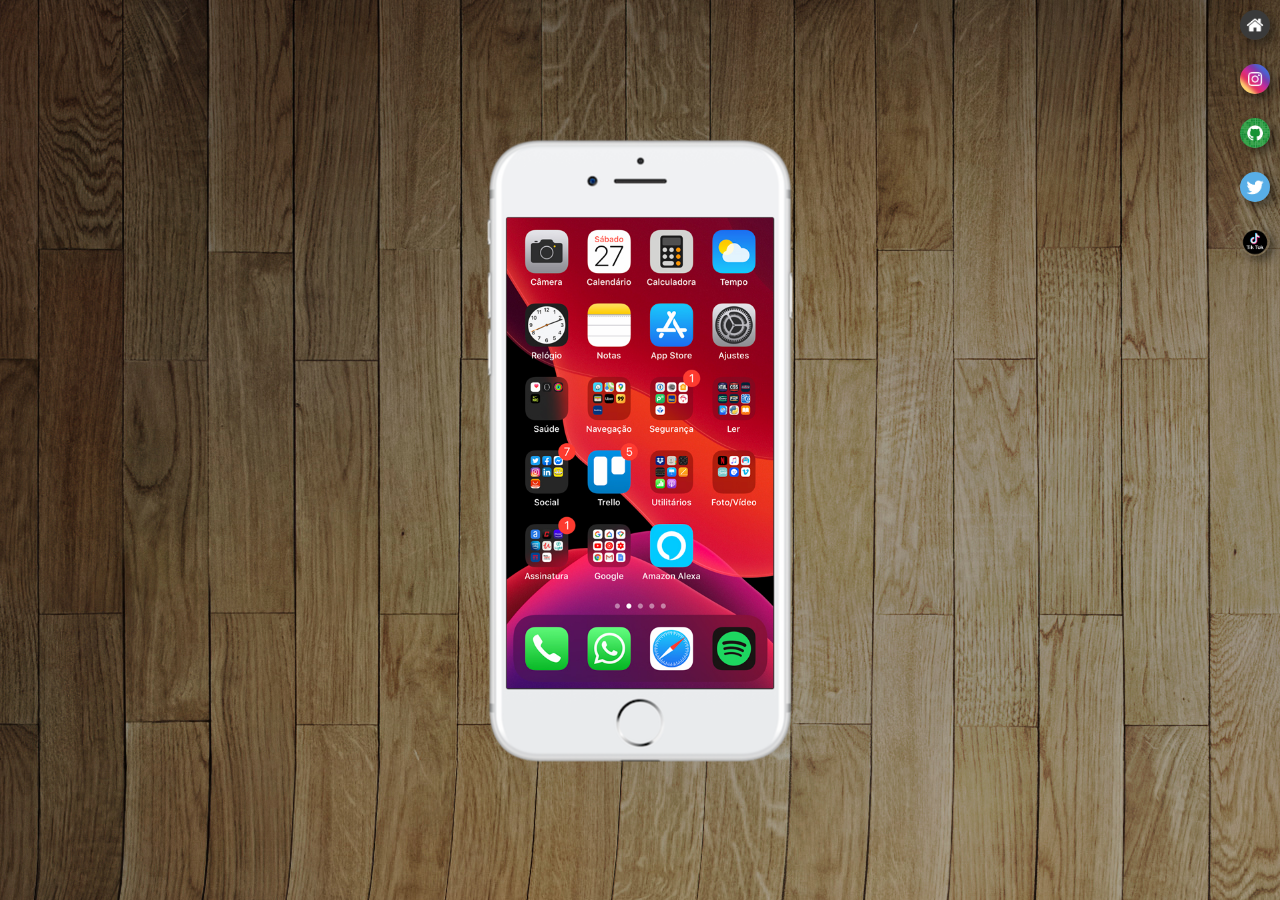
<file: index.html>
<!DOCTYPE html>
<html lang="pt-br">
<head>
    <meta charset="UTF-8">
    <meta http-equiv="X-UA-Compatible" content="IE=edge">
    <meta name="viewport" content="width=device-width, initial-scale=1.0">
    <title>Redes Sociais</title>
    <link rel="stylesheet" href="style.css">
    <link rel="shortcut icon" href="favicon.ico" type="image/x-icon">
</head>
<body>
   <main>
    <section id="telefone">
        <iframe name="tela" id="tela" src="home.html" frameborder="0">
            Seu navegador não é compatível com isso.
        </iframe>
    </section>
    <section id="redes-sociais">
        <nav>
            <a href="home.html" target="tela"><img src="imagens/logo-home.jpg"></a>
            <a href="instagram.html" target="tela"><img src="imagens/logo-instagram.jpg"></a>
            <a href="github.html" target="tela"><img src="imagens/logo-github.jpg"></a>
            <a href="twitter.html" target="tela"><img src="imagens/logo-twitter.jpg"></a>
            <a href="tiktok.html" target="tela"><img src="imagens/tiktok-logo.png"></a>
        </nav>
    </section>
   </main>
</body>
</html>
</file>
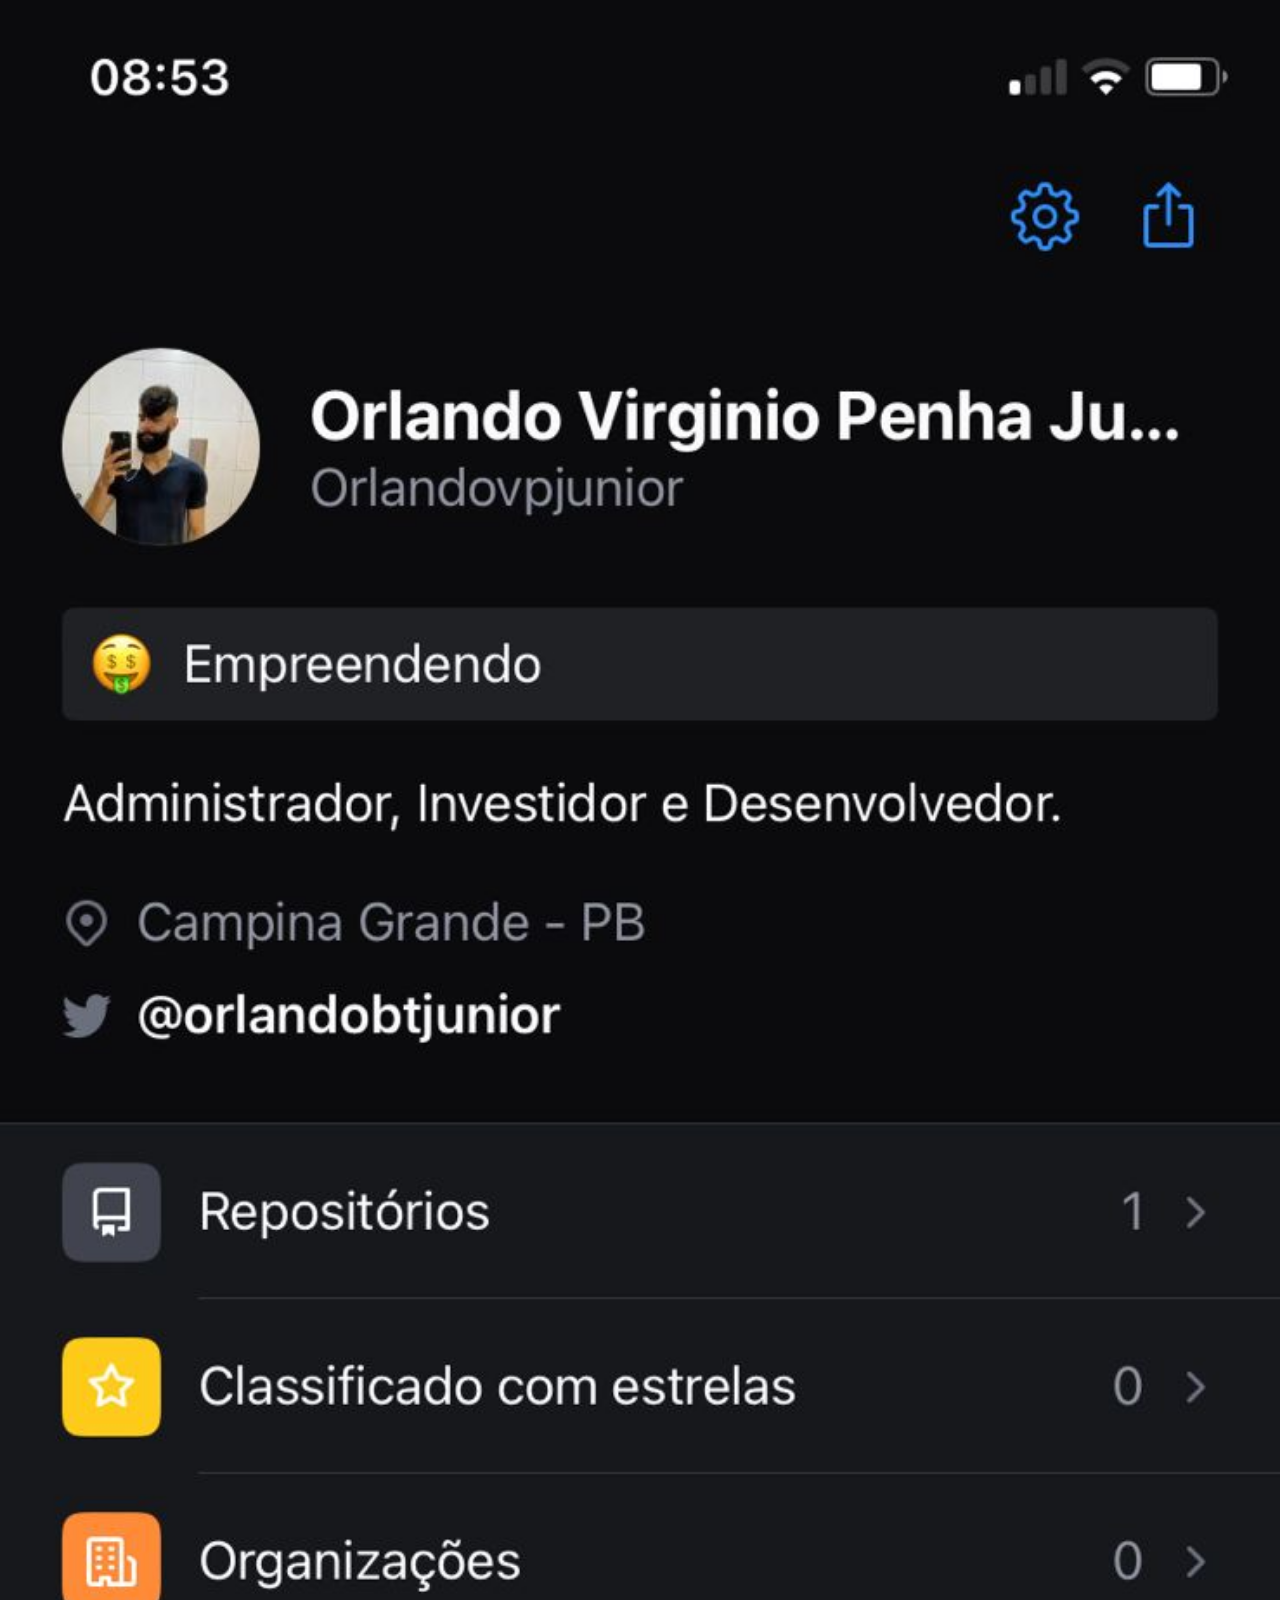
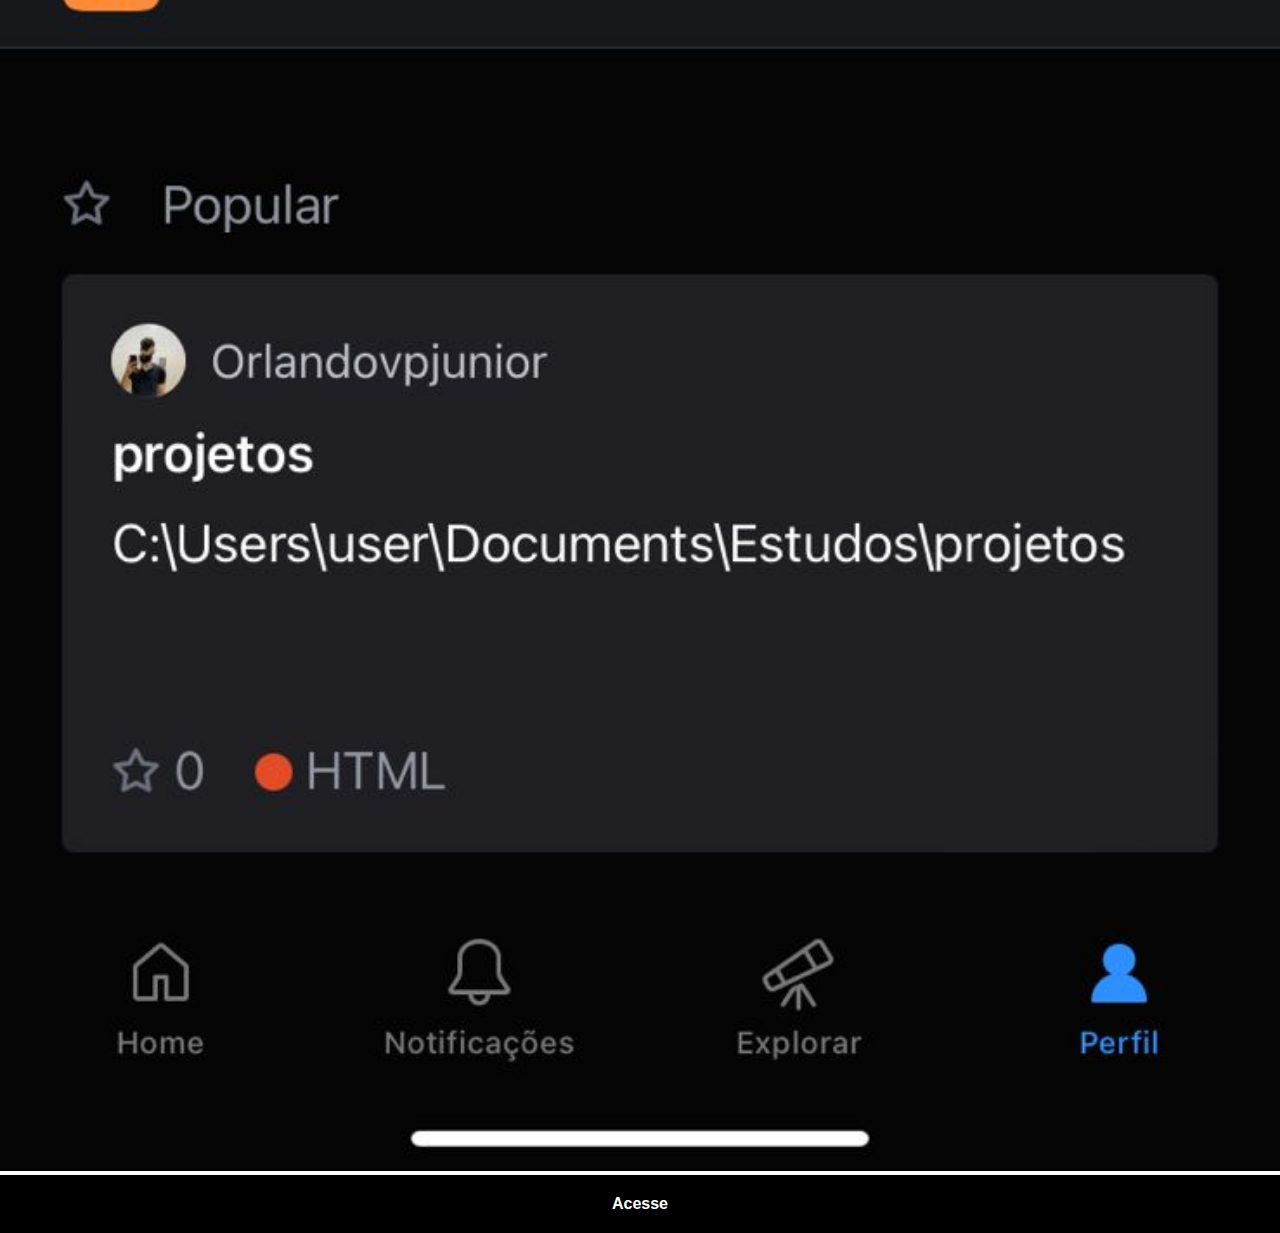
<file: github.html>
<!DOCTYPE html>
<html lang="pt-br">
<head>
    <meta charset="UTF-8">
    <meta http-equiv="X-UA-Compatible" content="IE=edge">
    <meta name="viewport" content="width=device-width, initial-scale=1.0">
    <title>Github</title>
</head>
<body>
    <style>
        *{
            margin: 0px;
            padding: 0px;
            font-family: Arial, Helvetica, sans-serif;
            box-sizing: border-box;
        }

        ::-webkit-scrollbar{
            width: 0px;
            height: 0px;
        }

        img{
            width: 100vw;
        }

        a{
            display: block;
            background-color: black;
            padding: 20px;
            text-align: center;
            font-weight: bolder;
            color: white;
            text-decoration: none;
        }

        a:hover{
            border: 1px solid white;
            transition: 1s;
        }
    </style>
    <img src="imagens/github.jpeg" alt="">
    <a href="https://github.com/Orlandovpjunior" target="_blank">Acesse</a>
</body>
</html>
</file>
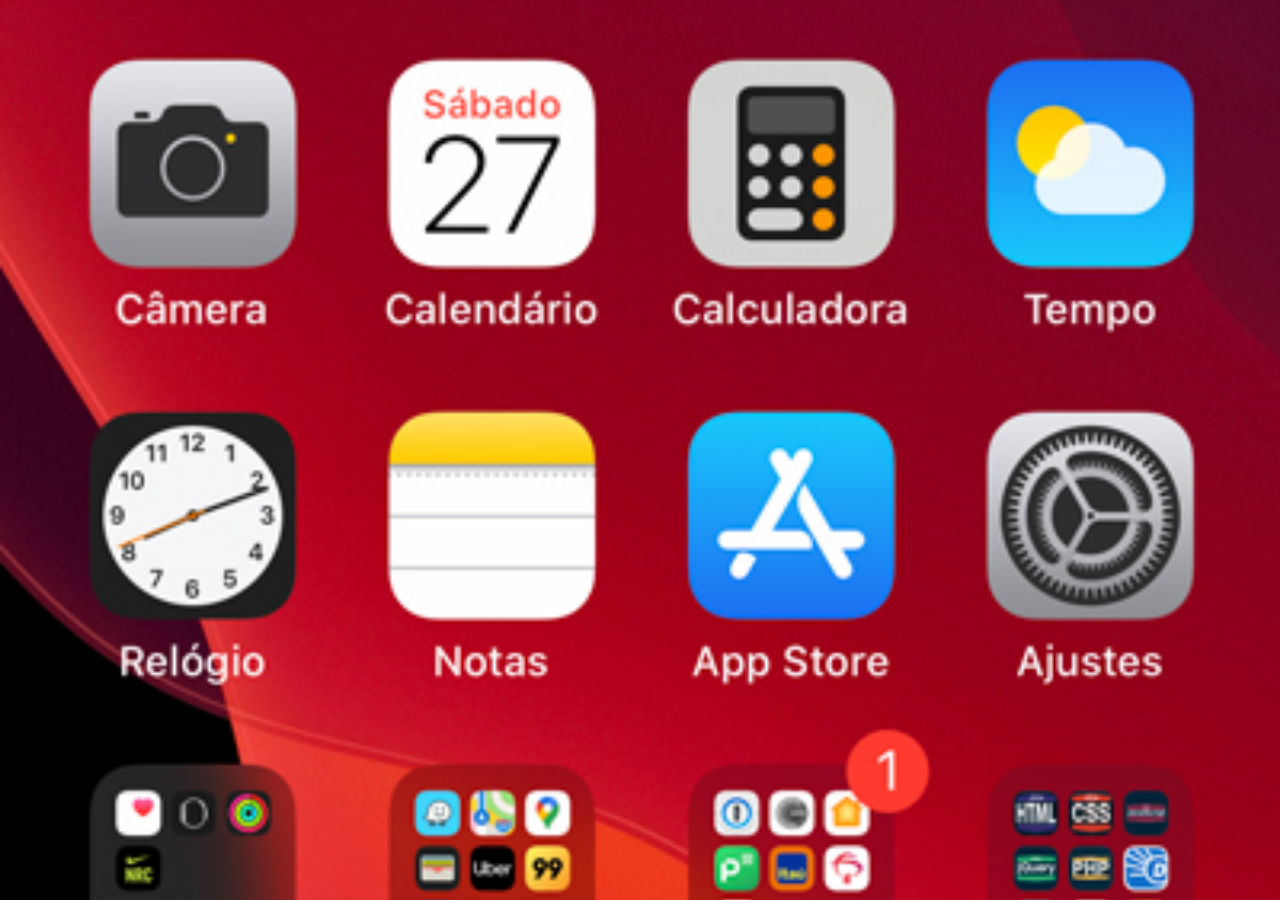
<file: home.html>
<!DOCTYPE html>
<html lang="en">
<head>
    <meta charset="UTF-8">
    <meta http-equiv="X-UA-Compatible" content="IE=edge">
    <meta name="viewport" content="width=device-width, initial-scale=1.0">
    <title>Home</title>
</head>
<body>
    <style>
        *{
            margin: 0px;
            padding: 0px;
        }

        body{
            width: 100vw;
            height: 100vh;
            background: black url('imagens/tela-home.jpg');
            background-repeat: no-repeat;
            background-position: center top;
            background-size: cover;
        }
    </style>
</body>
</html>
</file>
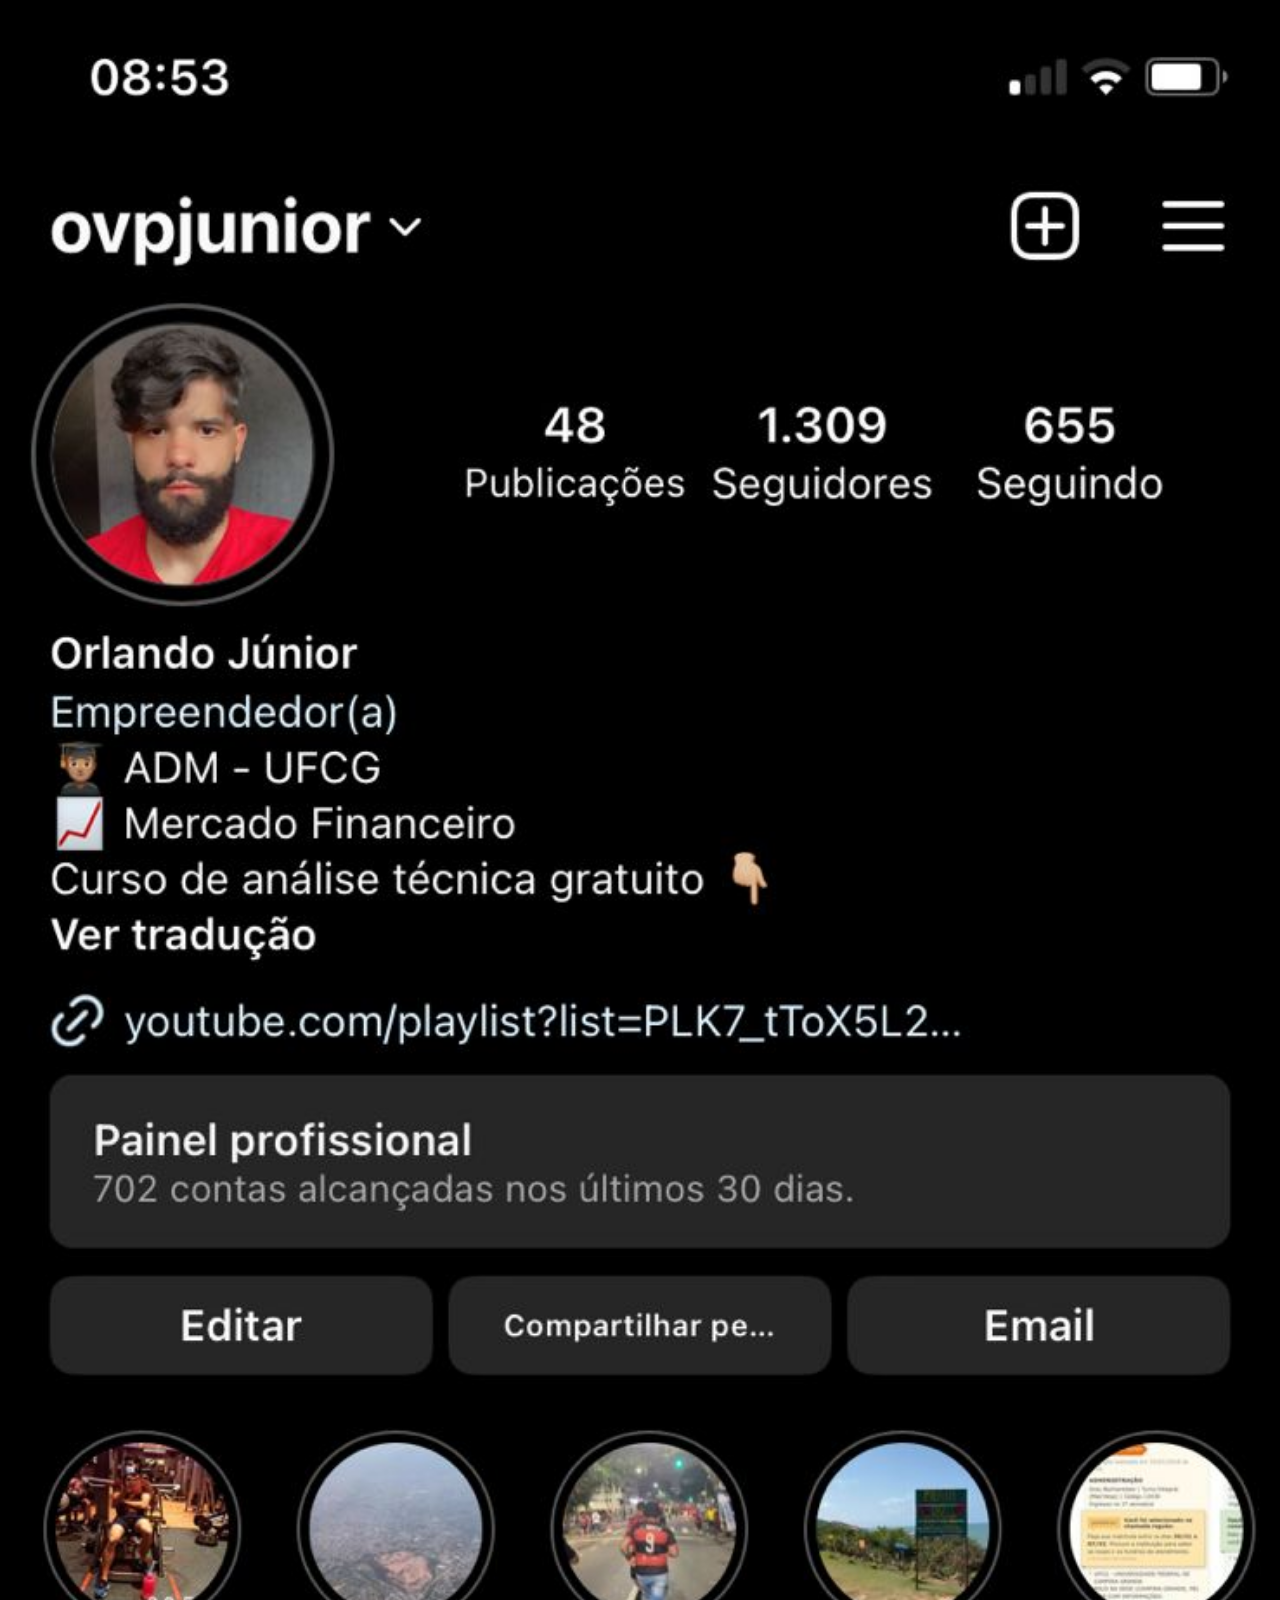
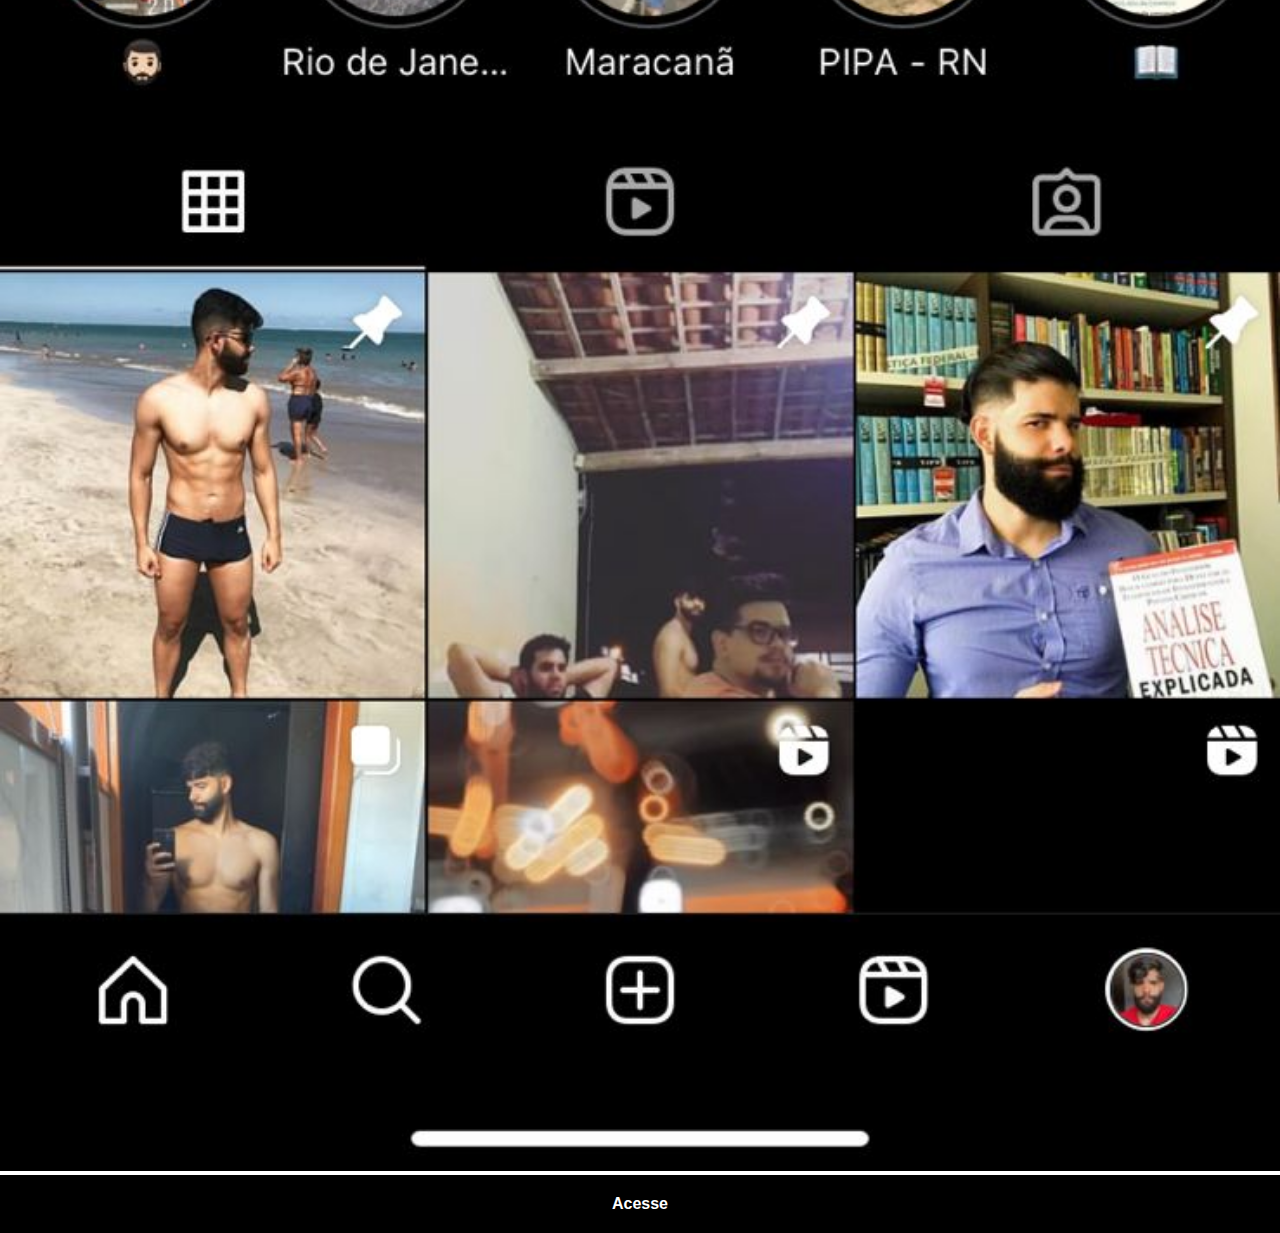
<file: instagram.html>
<!DOCTYPE html>
<html lang="pt-br">
<head>
    <meta charset="UTF-8">
    <meta http-equiv="X-UA-Compatible" content="IE=edge">
    <meta name="viewport" content="width=device-width, initial-scale=1.0">
    <title>Instagram</title>
</head>
<body>
    <style>
        *{
            margin: 0px;
            padding: 0px;
            font-family: Arial, Helvetica, sans-serif;
            box-sizing: border-box;
        }

        ::-webkit-scrollbar{
            width: 0px;
            height: 0px;
        }

        img{
            width: 100vw;
        }

        a{
            display: block;
            background-color: black;
            padding: 20px;
            text-align: center;
            font-weight: bolder;
            color: white;
            text-decoration: none;
        }

        a:hover{
            border: 1px solid white;
            transition: 1s;
        }
    </style>
    <img src="imagens/instagram.jpeg" alt="">
    <a href="https://www.instagram.com/ovpjunior/" target="_blank">Acesse</a>
</body>
</html>
</file>
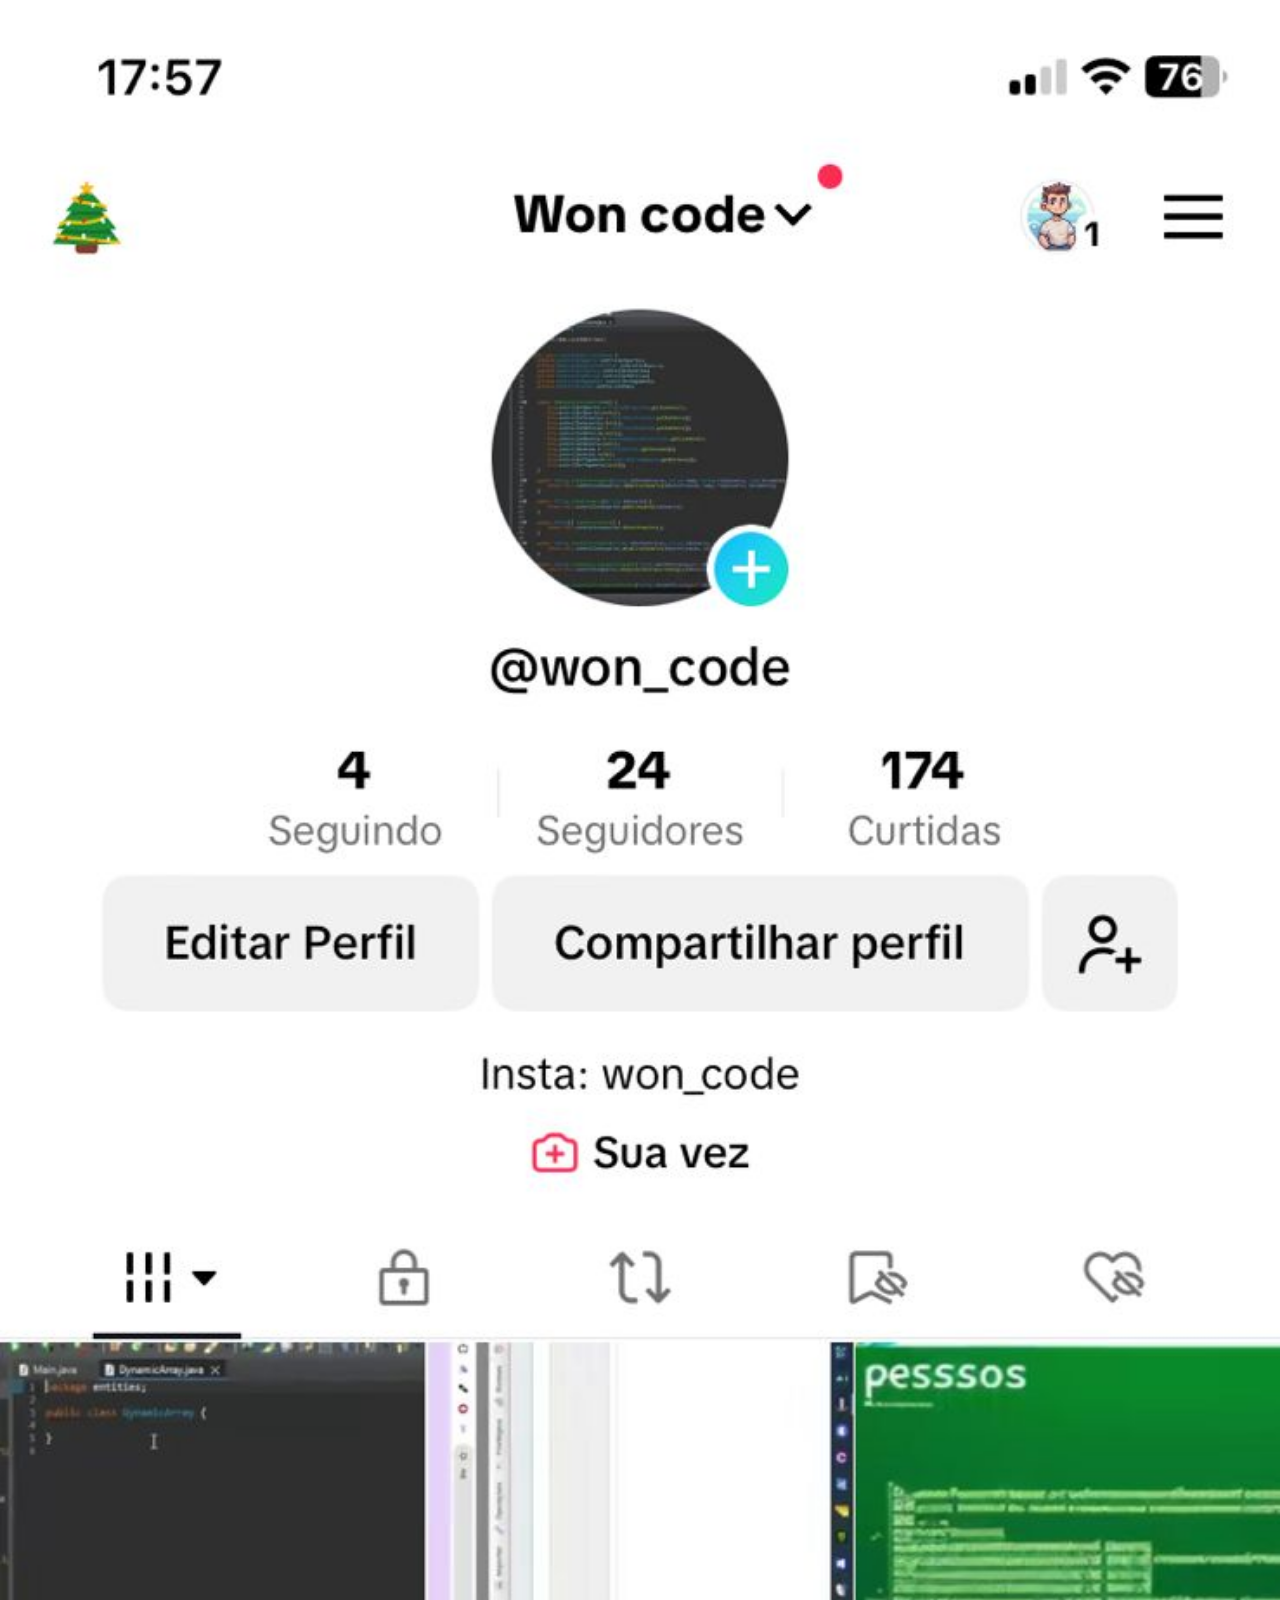
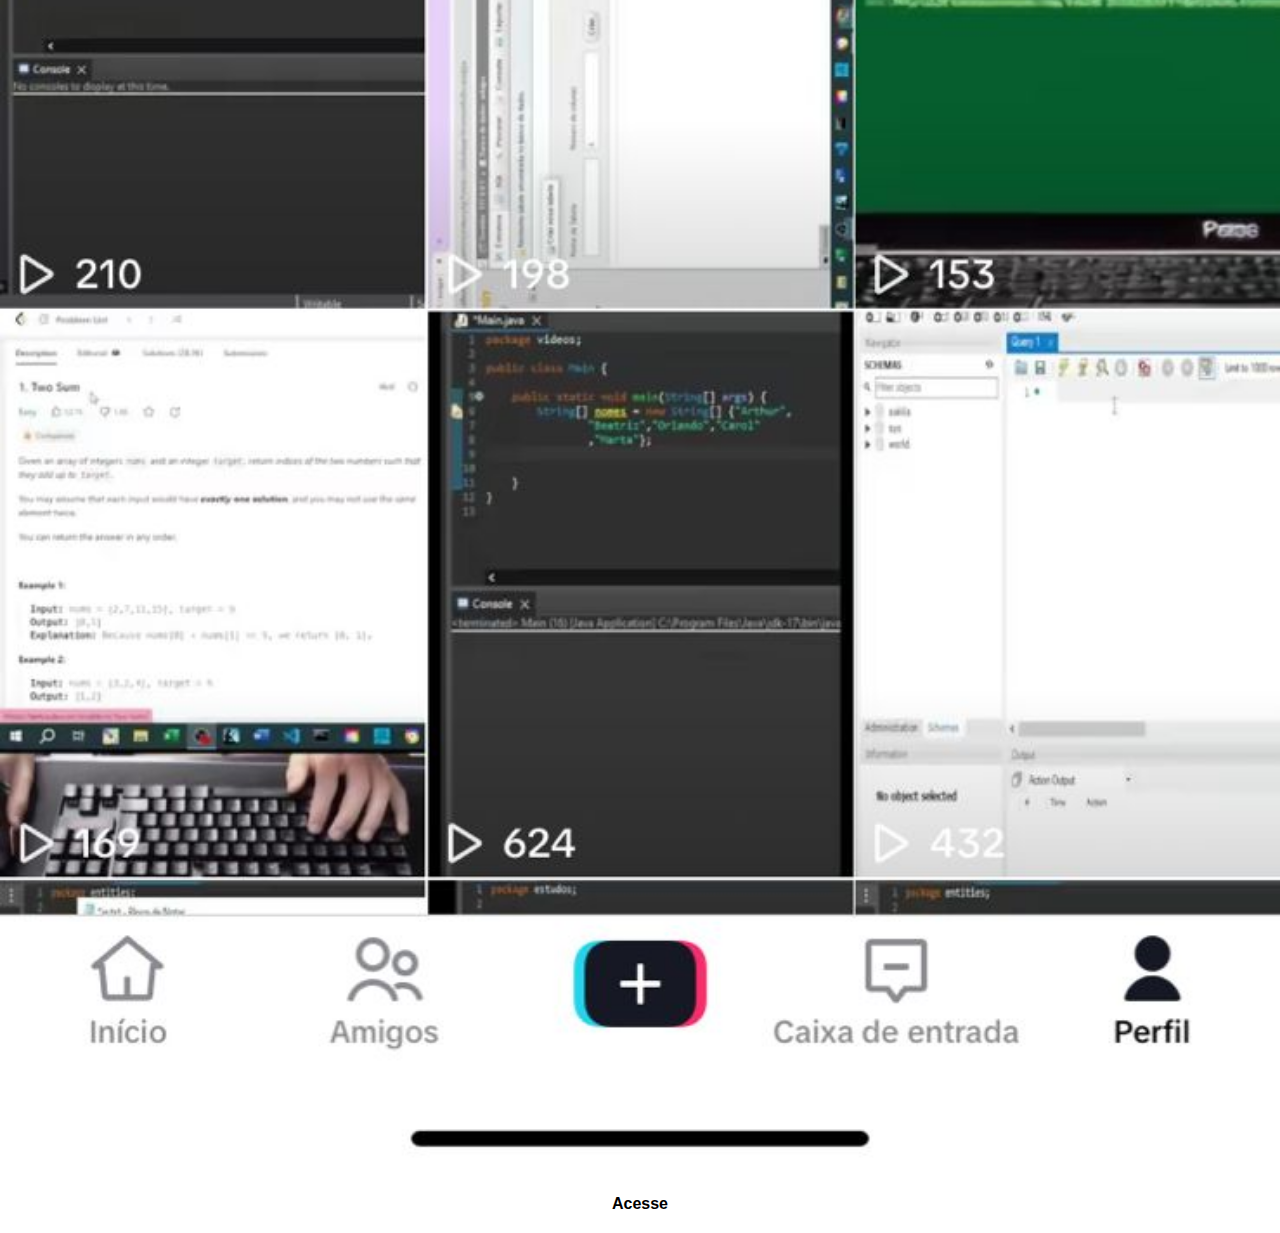
<file: tiktok.html>
<!DOCTYPE html>
<html lang="pt-br">
<head>
    <meta charset="UTF-8">
    <meta http-equiv="X-UA-Compatible" content="IE=edge">
    <meta name="viewport" content="width=device-width, initial-scale=1.0">
    <title>tiktok</title>
</head>
<body>
    <style>
        *{
            margin: 0px;
            padding: 0px;
            font-family: Arial, Helvetica, sans-serif;
            box-sizing: border-box;
        }

        ::-webkit-scrollbar{
            width: 0px;
            height: 0px;
        }

        img{
            width: 100vw;
        }

        a{
            display: block;
            background-color: white;
            padding: 20px;
            text-align: center;
            font-weight: bolder;
            color: black;
            text-decoration: none;
        }

        a:hover{
            border: 1px solid white;
            transition: 1s;
        }
    </style>
    <img src="imagens/WhatsApp Image 2023-12-24 at 17.57.55.jpeg" alt="">
    <a href="https://www.tiktok.com/@won_code" target="_blank">Acesse</a>
</body>
</html>
</file>
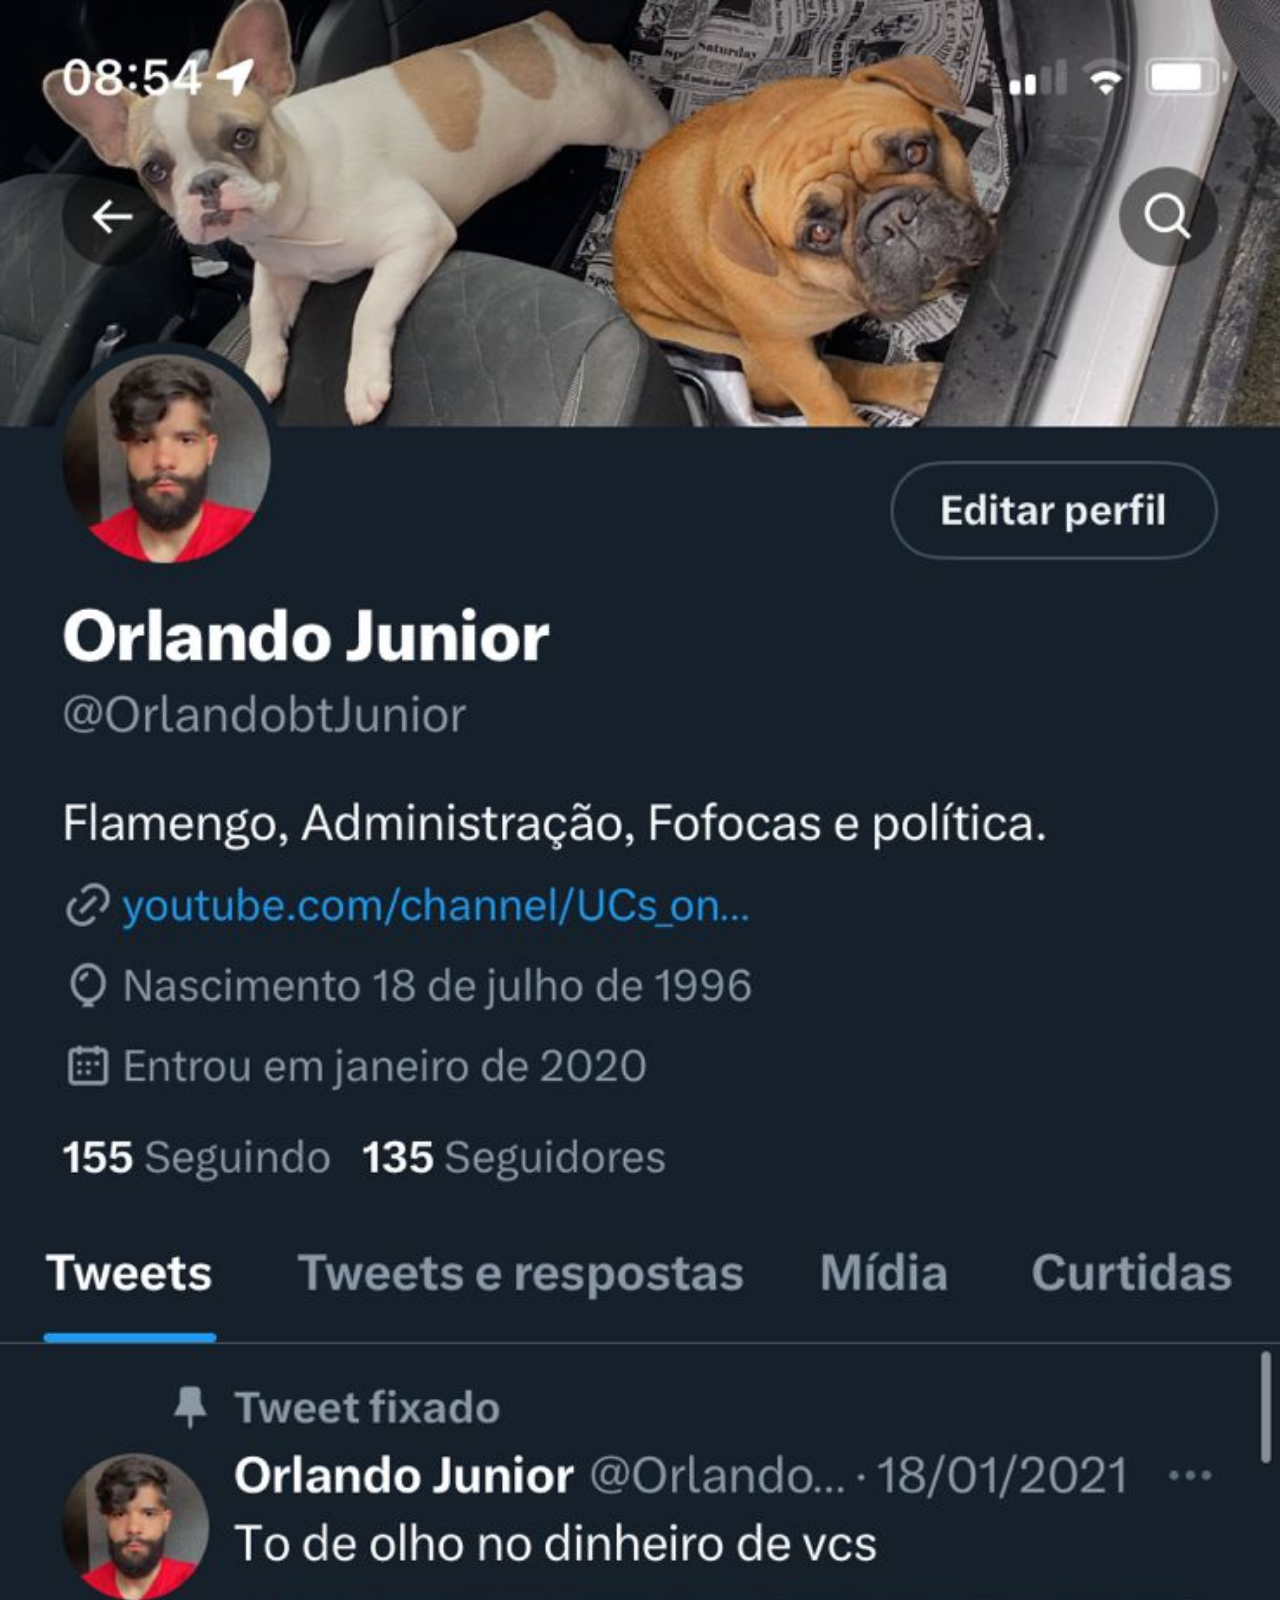
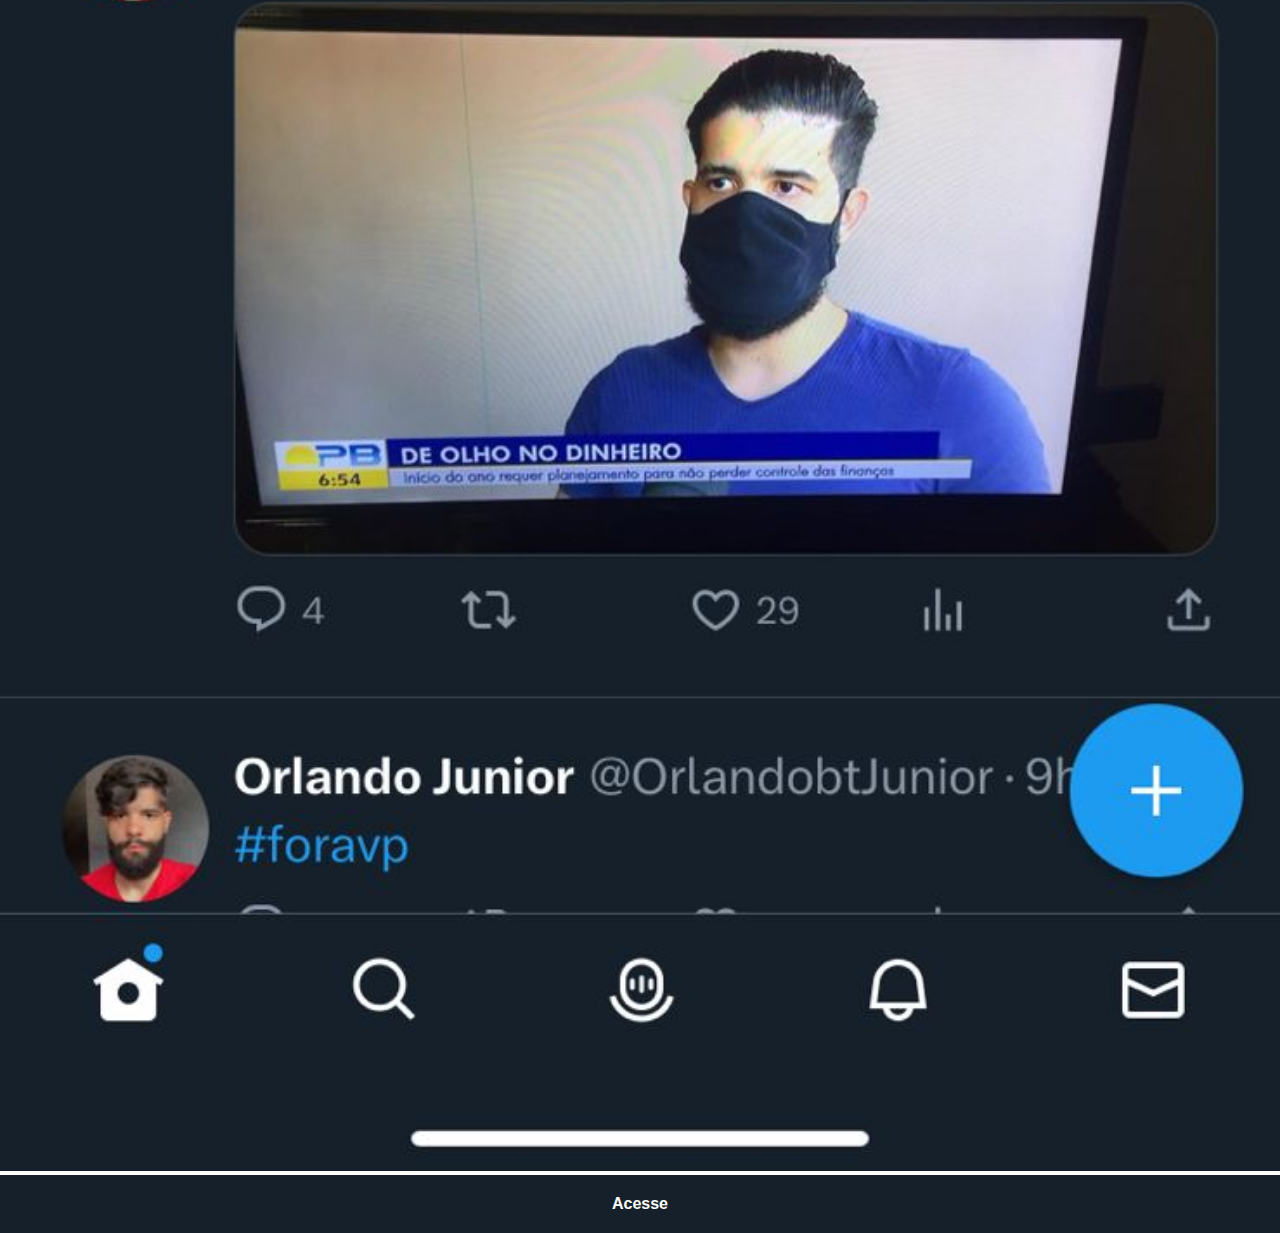
<file: twitter.html>
<!DOCTYPE html>
<html lang="pt-br">
<head>
    <meta charset="UTF-8">
    <meta http-equiv="X-UA-Compatible" content="IE=edge">
    <meta name="viewport" content="width=device-width, initial-scale=1.0">
    <title>Document</title>
</head>
<body>
    <style>
        *{
            margin: 0px;
            padding: 0px;
            font-family: Arial, Helvetica, sans-serif;
            box-sizing: border-box;
        }

        ::-webkit-scrollbar{
            width: 0px;
            height: 0px;
        }

        img{
            width: 100vw;
        }

        a{
            display: block;
            background-color: #16202A;
            padding: 20px;
            text-align: center;
            font-weight: bolder;
            color: white;
            text-decoration: none;
        }

        a:hover{
            border: 1px solid white;
            transition: 1s;
        }
    </style>
    <img src="imagens/twitter.jpeg" alt="">
    <a href="https://twitter.com/OrlandobtJunior" target="_blank">Acesse</a>
</body>
</html>
</file>
<file: style.css>
@charset "UTF-08";

*{
    margin: 0px;
    padding: 0px;
    font-family: Arial, Helvetica, sans-serif;
    box-sizing: border-box;
}

html, body{
    height: 100vh;
    width: 100vw;
    background-color: black;
}

body{
    background: url('imagens/fundo-madeira.jpg');
}

main{
    height: 100vh;
    position: relative;
}

#telefone{
    position: absolute;
    height: 625px;
    width: 311px;
    top: 50%;
    left: 50%;
    transform: translate(-50%,-50%);
    background: url('imagens/frame-iphone.png');
    background-repeat: no-repeat;
}

nav{
    display: flex;
    flex-direction: column;
    text-align: right;
}

img:hover{
    border: 2px solid rgba(255, 255, 255, 0.616);
    transform: translate(-3px,-3px);
    transition: 0.5s;
}

#redes-sociais img{
    width: 30px;
    margin: 10px;
    border-radius: 50%;
    box-shadow: 5px 5px 10px rgba(0, 0, 0, 0.425);
}

#tela{
    position: relative;
    top: 80px;
    left: 22px;
    width: 267px;
    height: 471px;
}
</file>
